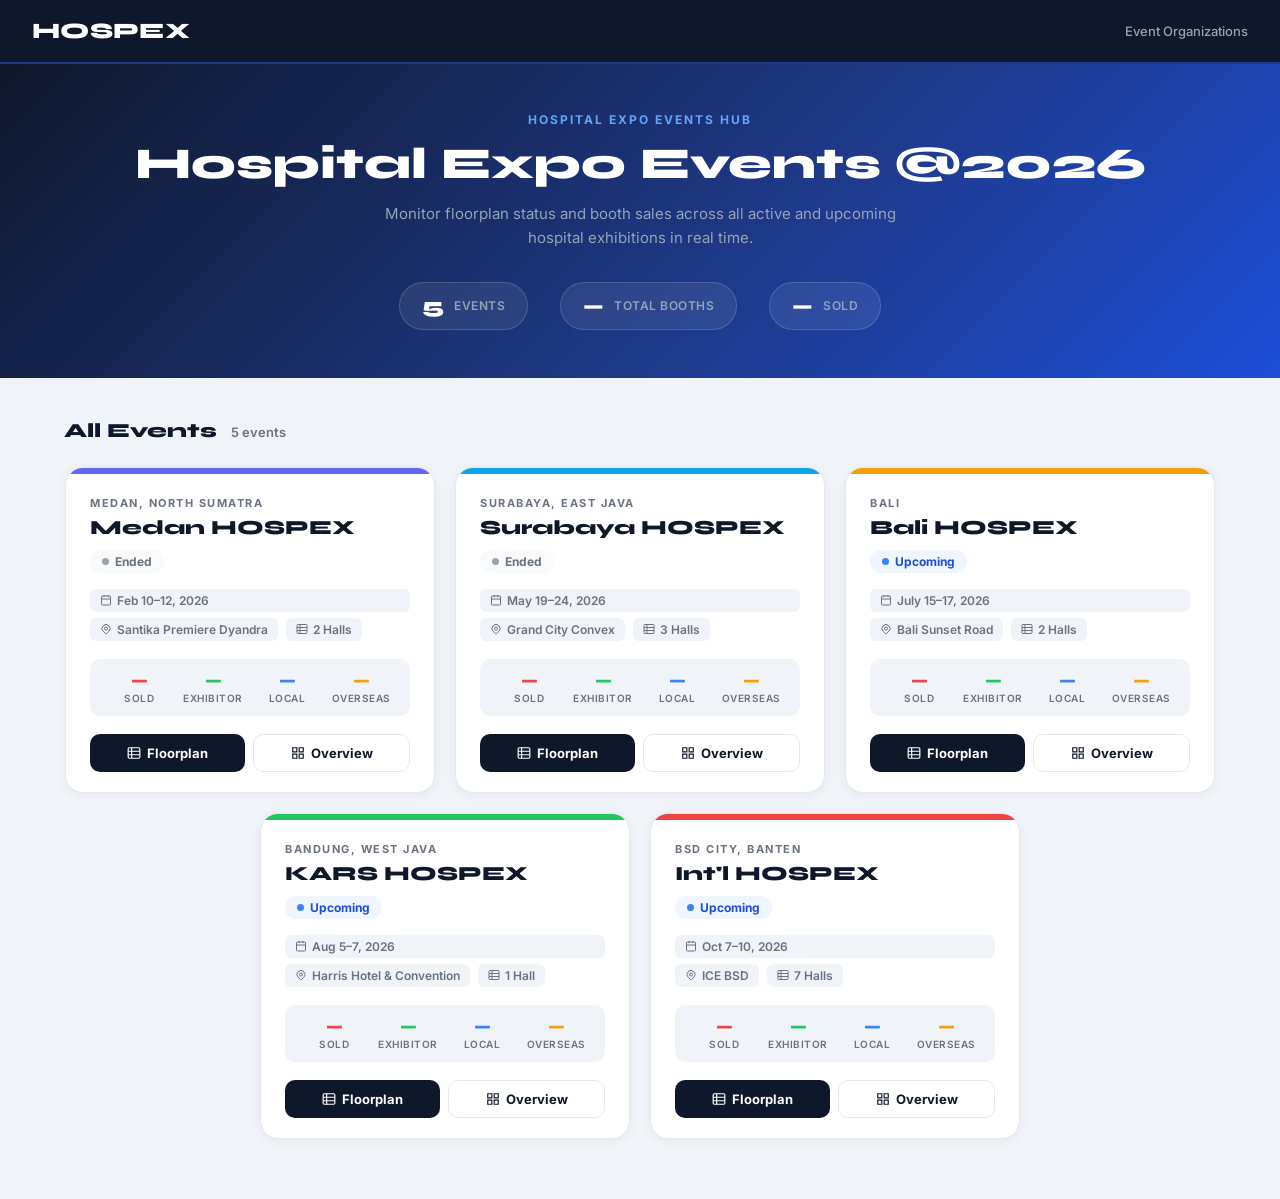
<file: index.html>
<!DOCTYPE html>
<html lang="en">
<head>
<meta charset="UTF-8">
<meta name="viewport" content="width=device-width, initial-scale=1.0">
<title>Hospital Expo — Event Dashboard</title>
<link rel="preconnect" href="https://fonts.googleapis.com">
<link href="https://fonts.googleapis.com/css2?family=Inter:wght@400;500;600;700&family=Syne:wght@700;800&display=swap" rel="stylesheet">
<link rel="stylesheet" href="index.css">
</head>
<body>

<header>
    <div class="header-brand">HOSPEX</div>
    <a class="header-sub" href="https://hospital-expo.com" target="_blank" rel="noopener">Event Organizations</a>
</header>

<div class="hero">
    <div class="hero-eyebrow">Hospital Expo Events Hub</div>
    <h1 class="hero-title">Hospital Expo Events @2026</h1>
    <p class="hero-desc">Monitor floorplan status and booth sales across all active and upcoming hospital exhibitions in real time.</p>
    <div class="stat-row">
        <div class="stat-pill"><span class="num">5</span><span class="lbl">Events</span></div>
        <div class="stat-pill"><span class="num" id="totalBooths">—</span><span class="lbl">Total Booths</span></div>
        <div class="stat-pill"><span class="num" id="totalSold">—</span><span class="lbl">Sold</span></div>
    </div>
</div>

<main>
    <div class="section-header">
        <span class="section-title">All Events</span>
        <span class="section-count">5 events</span>
    </div>

    <div class="event-grid" id="eventGrid">

        <!-- Cards injected by JS -->

    </div>
</main>

<script src="index.js"></script>
</body>
</html>
</file>
<file: index.css>
*, *::before, *::after { box-sizing: border-box; margin: 0; padding: 0; }

:root {
    --navy: #0f172a;
    --blue: #1e3a8a;
    --accent: #3b82f6;
    --green: #22c55e;
    --amber: #f59e0b;
    --red: #ef4444;
    --surface: #f0f4f8;
    --card: #ffffff;
    --border: #e5e7eb;
    --text: #111827;
    --muted: #6b7280;
}

body {
    font-family: 'Inter', sans-serif;
    background: var(--surface);
    color: var(--text);
    min-height: 100vh;
}

/* ── HEADER ── */
header {
    background: var(--navy);
    border-bottom: 2px solid var(--blue);
    padding: 0 32px;
    height: 64px;
    display: flex;
    align-items: center;
    justify-content: space-between;
    position: sticky;
    top: 0;
    z-index: 100;
}

.header-brand {
    font-family: 'Syne', sans-serif;
    font-size: 22px;
    font-weight: 800;
    color: white;
    letter-spacing: 0.3px;
}

.header-sub {
    font-size: 13px;
    color: #94a3b8;
    font-weight: 500;
    text-decoration: none;
    cursor: pointer;
}

/* ── HERO STRIP ── */
.hero {
    background: linear-gradient(135deg, #0f172a 0%, #1e3a8a 60%, #1d4ed8 100%);
    padding: 48px 32px;
    text-align: center;
}

.hero-eyebrow {
    font-size: 12px;
    font-weight: 700;
    letter-spacing: 2px;
    text-transform: uppercase;
    color: #60a5fa;
    margin-bottom: 12px;
}

.hero-title {
    font-family: 'Syne', sans-serif;
    font-size: clamp(28px, 5vw, 44px);
    font-weight: 800;
    color: white;
    margin-bottom: 12px;
    line-height: 1.15;
}

.hero-desc {
    color: #94a3b8;
    font-size: 15px;
    max-width: 560px;
    margin: 0 auto 32px;
    line-height: 1.6;
}

/* ── STAT ROW ── */
.stat-row {
    display: flex;
    justify-content: center;
    gap: 32px;
    flex-wrap: wrap;
}

.stat-pill {
    background: rgba(255,255,255,0.08);
    border: 1px solid rgba(255,255,255,0.15);
    border-radius: 999px;
    padding: 10px 22px;
    display: flex;
    align-items: center;
    gap: 10px;
}

.stat-pill .num {
    font-family: 'Syne', sans-serif;
    font-size: 22px;
    font-weight: 800;
    color: white;
}

.stat-pill .lbl {
    font-size: 12px;
    color: #94a3b8;
    font-weight: 600;
    text-transform: uppercase;
    letter-spacing: 0.5px;
}

/* ── MAIN ── */
main {
    max-width: 1200px;
    margin: 0 auto;
    padding: 40px 24px 60px;
}

.section-header {
    display: flex;
    align-items: baseline;
    gap: 14px;
    margin-bottom: 24px;
}

.section-title {
    font-family: 'Syne', sans-serif;
    font-size: 20px;
    font-weight: 800;
    color: var(--navy);
}

.section-count {
    font-size: 13px;
    color: var(--muted);
    font-weight: 600;
}

/* ── EVENT GRID ── */
.event-grid {
    display: flex;
    flex-wrap: wrap;
    gap: 20px;
    justify-content: center;
    align-items: flex-start;
}

.event-card {
    width: 380px;
    flex: 0 0 380px;
}

/* ── EVENT CARD ── */
.event-card {
    background: var(--card);
    border-radius: 18px;
    border: 1px solid var(--border);
    overflow: hidden;
    box-shadow: 0 2px 12px rgba(0,0,0,.05);
    transition: box-shadow .2s, transform .2s;
    display: flex;
    flex-direction: column;
    width: 370px;
    flex: 0 0 370px;
}

.event-card:hover {
    box-shadow: 0 8px 32px rgba(0,0,0,.12);
    transform: translateY(-2px);
}

.card-stripe {
    height: 6px;
}

.card-body {
    padding: 22px 24px 20px;
    flex: 1;
    display: flex;
    flex-direction: column;
}

.card-eyebrow {
    font-size: 11px;
    font-weight: 700;
    letter-spacing: 1.5px;
    text-transform: uppercase;
    color: var(--muted);
    margin-bottom: 6px;
}

.card-name {
    font-family: 'Syne', sans-serif;
    font-size: 20px;
    font-weight: 800;
    color: var(--navy);
    line-height: 1.2;
    margin-bottom: 10px;
}

.card-meta {
    display: flex;
    flex-direction: column;
    gap: 6px;
    margin-bottom: 18px;
}
.card-meta-row {
    display: flex;
    gap: 8px;
    flex-wrap: wrap;
}

.meta-tag {
    display: inline-flex;
    align-items: center;
    gap: 5px;
    font-size: 12px;
    font-weight: 600;
    color: var(--muted);
    background: var(--surface);
    border-radius: 6px;
    padding: 4px 10px;
}

.meta-tag svg { flex-shrink: 0; }

/* ── MINI STATUS BAR ── */
.status-bar {
    background: var(--surface);
    border-radius: 10px;
    padding: 12px 14px;
    margin-bottom: 18px;
    display: grid;
    grid-template-columns: repeat(4, 1fr);
    gap: 4px;
    text-align: center;
}

.sb-item { }
.sb-num {
    font-size: 18px;
    font-weight: 800;
    font-family: 'Syne', sans-serif;
    line-height: 1;
    margin-bottom: 3px;
}
.sb-label {
    font-size: 10px;
    font-weight: 600;
    text-transform: uppercase;
    letter-spacing: 0.5px;
    color: var(--muted);
}

.sb-num.sold     { color: var(--red); }
.sb-num.booked   { color: var(--amber); }
.sb-num.avail    { color: var(--accent); }
.sb-num.agent    { color: var(--green); }

/* ── STATUS DOT ── */
.card-status {
    display: inline-flex;
    align-items: center;
    gap: 6px;
    font-size: 12px;
    font-weight: 700;
    border-radius: 999px;
    padding: 4px 12px;
    margin-bottom: 16px;
    width: fit-content;
}

.card-status.active    { background: #f0fdf4; color: #166534; }
.card-status.upcoming  { background: #eff6ff; color: #1d4ed8; }
.card-status.ended { background: #f9fafb; color: #6b7280; }

.status-dot {
    width: 7px; height: 7px;
    border-radius: 50%;
    flex-shrink: 0;
}
.active .status-dot    { background: var(--green); }
.upcoming .status-dot  { background: var(--accent); }
.ended .status-dot { background: #9ca3af; }

/* ── CARD FOOTER ── */
.card-footer {
    margin-top: auto;
    display: flex;
    gap: 8px;
}

.btn {
    flex: 1;
    padding: 10px;
    border-radius: 10px;
    border: none;
    font-size: 13px;
    font-weight: 700;
    cursor: pointer;
    text-align: center;
    text-decoration: none;
    display: inline-flex;
    align-items: center;
    justify-content: center;
    gap: 6px;
    transition: all .15s;
    font-family: 'Inter', sans-serif;
}

.btn-primary {
    background: var(--navy);
    color: white;
}

.btn-primary:hover { background: #1e293b; }

.btn-outline {
    background: transparent;
    color: var(--navy);
    border: 1.5px solid var(--border);
}

.btn-outline:hover { background: var(--surface); }

/* ── LOADING ── */
.loading-badge {
    font-size: 11px;
    color: var(--muted);
    font-weight: 600;
    display: flex;
    align-items: center;
    gap: 5px;
}

@keyframes spin { to { transform: rotate(360deg); } }
.spinner {
    width: 10px; height: 10px;
    border: 2px solid #e5e7eb;
    border-top-color: var(--accent);
    border-radius: 50%;
    animation: spin .7s linear infinite;
}

/* ── RESPONSIVE ── */
@media(max-width: 680px) {
    .event-grid { grid-template-columns: 1fr; justify-content: stretch; }
    header { padding: 0 18px; }
    .hero { padding: 32px 18px; }
    main { padding: 24px 14px 40px; }
    .stat-row { gap: 12px; }
}
</file>
